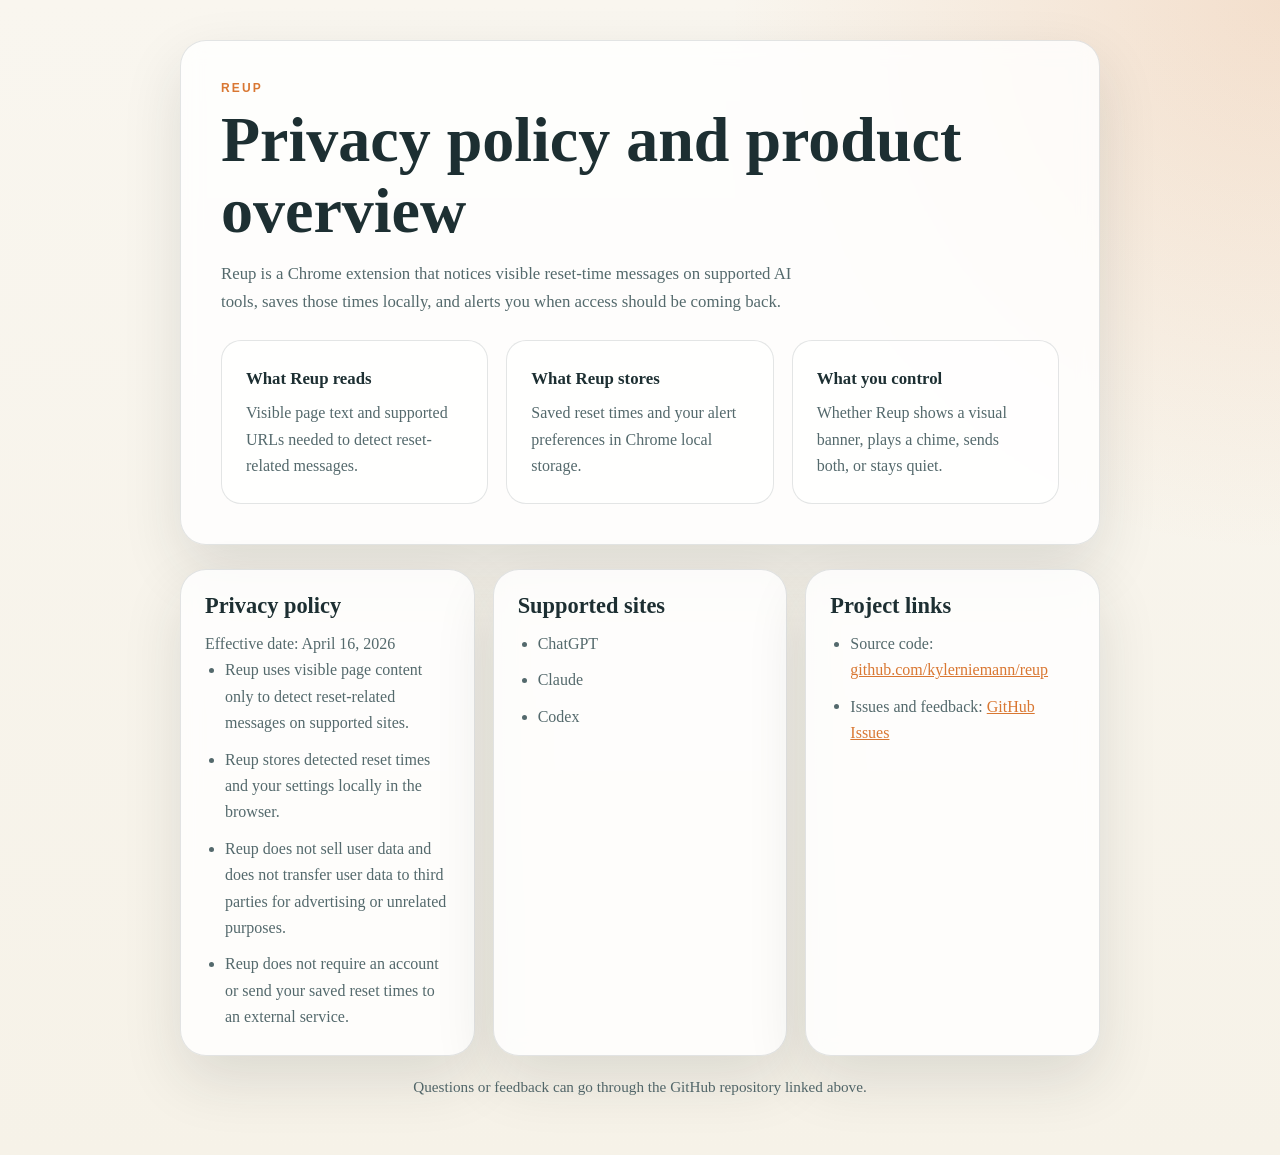
<file: index.html>
<!doctype html>
<html lang="en">
<head>
  <meta charset="utf-8">
  <meta name="viewport" content="width=device-width, initial-scale=1">
  <title>Reup | Privacy Policy</title>
  <meta name="description" content="Reup is a Chrome extension that tracks visible reset times on supported AI tools and alerts you when access should return.">
  <style>
    :root {
      --bg: #f6f2e8;
      --paper: rgba(255, 255, 255, 0.82);
      --ink: #1d2f32;
      --muted: #54696c;
      --accent: #d97732;
      --line: rgba(29, 47, 50, 0.12);
      --shadow: 0 24px 60px rgba(34, 40, 43, 0.12);
    }

    * {
      box-sizing: border-box;
    }

    body {
      margin: 0;
      font: 16px/1.65 Georgia, "Times New Roman", serif;
      color: var(--ink);
      background:
        radial-gradient(circle at top right, rgba(217, 119, 50, 0.18), transparent 32%),
        linear-gradient(180deg, #f9f6ef 0%, var(--bg) 100%);
    }

    main {
      width: min(920px, calc(100% - 32px));
      margin: 40px auto 56px;
    }

    .hero,
    .panel {
      background: var(--paper);
      border: 1px solid var(--line);
      border-radius: 26px;
      box-shadow: var(--shadow);
      backdrop-filter: blur(10px);
    }

    .hero {
      padding: 40px;
      margin-bottom: 18px;
    }

    .eyebrow {
      margin: 0 0 10px;
      font: 700 12px/1.2 "Trebuchet MS", sans-serif;
      letter-spacing: 0.18em;
      text-transform: uppercase;
      color: var(--accent);
    }

    h1,
    h2 {
      margin: 0;
      line-height: 1.1;
    }

    h1 {
      font-size: clamp(2.4rem, 5vw, 4rem);
      margin-bottom: 14px;
    }

    h2 {
      font-size: 1.4rem;
      margin-bottom: 12px;
    }

    p {
      margin: 0;
    }

    .lede {
      max-width: 38rem;
      color: var(--muted);
      font-size: 1.05rem;
    }

    .heroGrid,
    .panelGrid {
      display: grid;
      gap: 18px;
      grid-template-columns: repeat(auto-fit, minmax(220px, 1fr));
      margin-top: 24px;
    }

    .stat,
    .panel {
      padding: 24px;
    }

    .stat {
      border-radius: 20px;
      background: rgba(255, 255, 255, 0.58);
      border: 1px solid var(--line);
    }

    .stat strong {
      display: block;
      margin-bottom: 8px;
      font-size: 1.05rem;
    }

    .stat span,
    .panel p,
    li,
    .footer {
      color: var(--muted);
    }

    ul {
      margin: 0;
      padding-left: 20px;
    }

    li + li {
      margin-top: 10px;
    }

    a {
      color: var(--accent);
    }

    .footer {
      margin-top: 18px;
      text-align: center;
      font-size: 0.95rem;
    }
  </style>
</head>
<body>
  <main>
    <section class="hero">
      <p class="eyebrow">Reup</p>
      <h1>Privacy policy and product overview</h1>
      <p class="lede">Reup is a Chrome extension that notices visible reset-time messages on supported AI tools, saves those times locally, and alerts you when access should be coming back.</p>

      <div class="heroGrid">
        <div class="stat">
          <strong>What Reup reads</strong>
          <span>Visible page text and supported URLs needed to detect reset-related messages.</span>
        </div>
        <div class="stat">
          <strong>What Reup stores</strong>
          <span>Saved reset times and your alert preferences in Chrome local storage.</span>
        </div>
        <div class="stat">
          <strong>What you control</strong>
          <span>Whether Reup shows a visual banner, plays a chime, sends both, or stays quiet.</span>
        </div>
      </div>
    </section>

    <div class="panelGrid">
      <section class="panel">
        <h2>Privacy policy</h2>
        <p>Effective date: April 16, 2026</p>
        <ul>
          <li>Reup uses visible page content only to detect reset-related messages on supported sites.</li>
          <li>Reup stores detected reset times and your settings locally in the browser.</li>
          <li>Reup does not sell user data and does not transfer user data to third parties for advertising or unrelated purposes.</li>
          <li>Reup does not require an account or send your saved reset times to an external service.</li>
        </ul>
      </section>

      <section class="panel">
        <h2>Supported sites</h2>
        <ul>
          <li>ChatGPT</li>
          <li>Claude</li>
          <li>Codex</li>
        </ul>
      </section>

      <section class="panel">
        <h2>Project links</h2>
        <ul>
          <li>Source code: <a href="https://github.com/kylerniemann/reup">github.com/kylerniemann/reup</a></li>
          <li>Issues and feedback: <a href="https://github.com/kylerniemann/reup/issues">GitHub Issues</a></li>
        </ul>
      </section>
    </div>

    <p class="footer">Questions or feedback can go through the GitHub repository linked above.</p>
  </main>
</body>
</html>
</file>
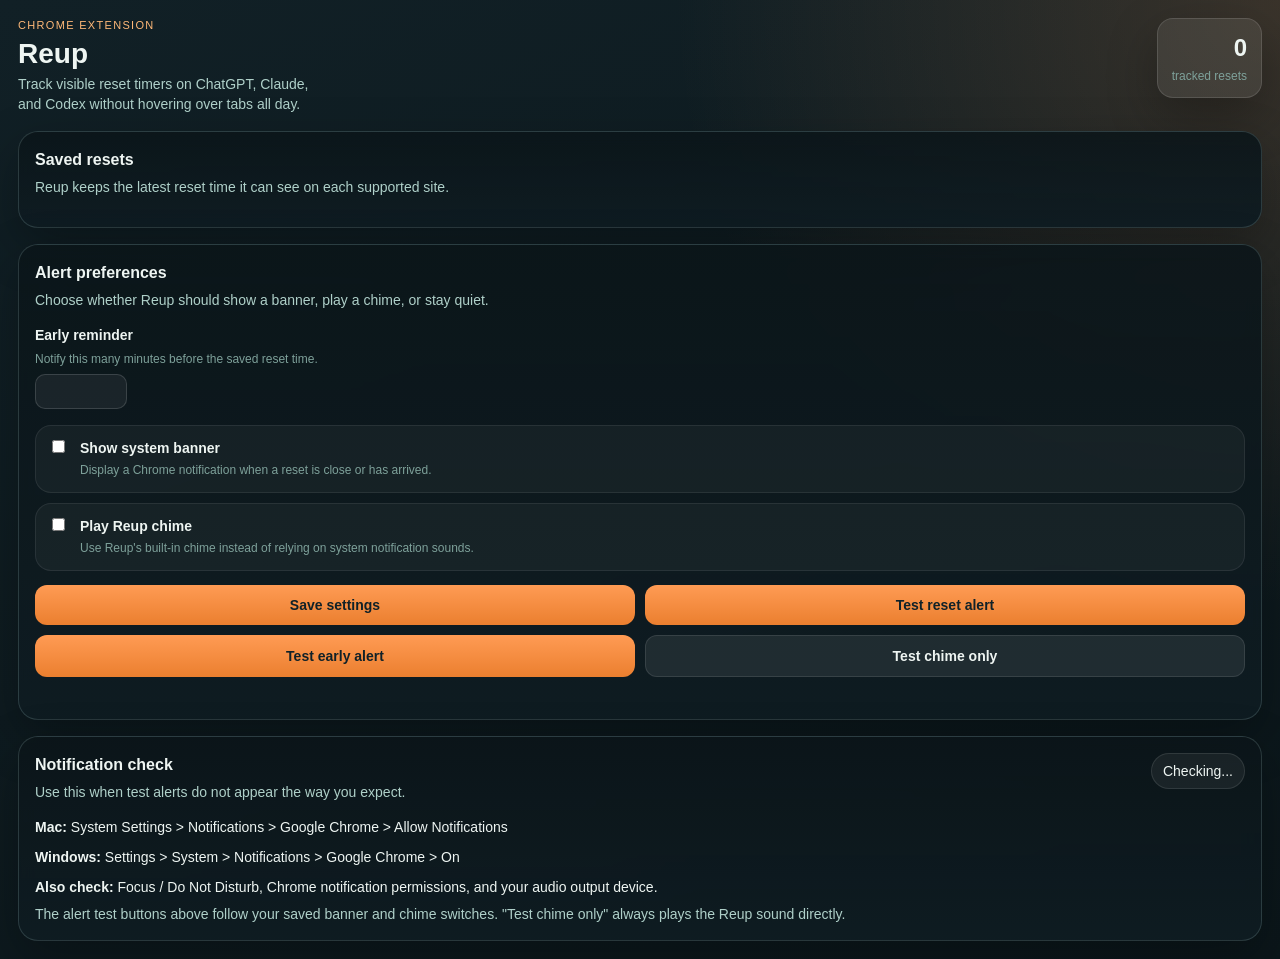
<file: reup-extension-v6/popup.html>
<!doctype html>
<html>
  <head>
    <meta charset="utf-8" />
    <title>Reup</title>
    <link rel="stylesheet" href="styles.css" />
  </head>
  <body>
    <main class="app">
      <header class="hero">
        <div>
          <p class="eyebrow">Chrome extension</p>
          <h1>Reup</h1>
          <p class="sub">Track visible reset timers on ChatGPT, Claude, and Codex without hovering over tabs all day.</p>
        </div>
        <div class="summaryPanel">
          <span id="trackerCount" class="summaryValue">0</span>
          <span class="summaryLabel">tracked resets</span>
        </div>
      </header>

      <section class="card">
        <div class="sectionHead">
          <div>
            <h2>Saved resets</h2>
            <p class="sectionIntro">Reup keeps the latest reset time it can see on each supported site.</p>
          </div>
        </div>
        <div id="watchers" class="watcherList"></div>
      </section>

      <section class="card">
        <div class="sectionHead">
          <div>
            <h2>Alert preferences</h2>
            <p class="sectionIntro">Choose whether Reup should show a banner, play a chime, or stay quiet.</p>
          </div>
        </div>

        <label class="field">
          <span class="fieldLabel">Early reminder</span>
          <span class="fieldHelp">Notify this many minutes before the saved reset time.</span>
          <input id="notifyEarlyMinutes" type="number" min="0" max="120" step="1" />
        </label>

        <div class="toggleGrid">
          <label class="toggleCard">
            <input id="visualNotificationsEnabled" type="checkbox" />
            <span class="toggleBody">
              <span class="toggleTitle">Show system banner</span>
              <span class="toggleHelp">Display a Chrome notification when a reset is close or has arrived.</span>
            </span>
          </label>

          <label class="toggleCard">
            <input id="soundEnabled" type="checkbox" />
            <span class="toggleBody">
              <span class="toggleTitle">Play Reup chime</span>
              <span class="toggleHelp">Use Reup's built-in chime instead of relying on system notification sounds.</span>
            </span>
          </label>
        </div>

        <p id="quietModeNote" class="note" hidden>Both banner and sound are off. Reup will still save reset times, but alerts will stay quiet until you turn one back on.</p>

        <div class="buttonGrid">
          <button id="saveBtn" type="button">Save settings</button>
          <button id="testResetBtn" type="button">Test reset alert</button>
          <button id="testSoonBtn" type="button">Test early alert</button>
          <button id="testSoundBtn" type="button" class="secondary">Test chime only</button>
        </div>
        <p id="status" class="status" role="status"></p>
      </section>

      <section class="card">
        <div class="sectionHead">
          <div>
            <h2>Notification check</h2>
            <p class="sectionIntro">Use this when test alerts do not appear the way you expect.</p>
          </div>
          <div id="permissionPill" class="pill">Checking...</div>
        </div>
        <p class="small" id="permissionExplain"></p>
        <div class="helpList">
          <div><strong>Mac:</strong> System Settings > Notifications > Google Chrome > Allow Notifications</div>
          <div><strong>Windows:</strong> Settings > System > Notifications > Google Chrome > On</div>
          <div><strong>Also check:</strong> Focus / Do Not Disturb, Chrome notification permissions, and your audio output device.</div>
        </div>
        <p class="small footerNote">The alert test buttons above follow your saved banner and chime switches. "Test chime only" always plays the Reup sound directly.</p>
      </section>
    </main>

    <script src="popup.js"></script>
  </body>
</html>
</file>
<file: reup-extension-v6/styles.css>
:root {
  --bg: #112026;
  --bg-accent: #19343d;
  --panel: rgba(11, 21, 25, 0.88);
  --panel-strong: rgba(15, 28, 34, 0.95);
  --border: rgba(160, 196, 194, 0.2);
  --text: #eef5f2;
  --muted: #afd0c9;
  --soft: #7ea19a;
  --accent: #ff9b54;
  --accent-strong: #ffb978;
  --success: #9fe3ac;
  --warning: #ffe08c;
  --danger: #ffb0a8;
  --shadow: 0 18px 50px rgba(0, 0, 0, 0.28);
}

* {
  box-sizing: border-box;
}

body {
  margin: 0;
  min-width: 420px;
  font: 14px/1.45 "Trebuchet MS", "Aptos", sans-serif;
  background:
    radial-gradient(circle at top right, rgba(255, 155, 84, 0.18), transparent 38%),
    linear-gradient(160deg, var(--bg) 0%, #0b161a 100%);
  color: var(--text);
}

.app {
  padding: 18px;
}

.hero {
  display: grid;
  grid-template-columns: 1fr auto;
  gap: 16px;
  align-items: start;
}

.eyebrow {
  margin: 0 0 6px;
  color: var(--accent-strong);
  font-size: 11px;
  letter-spacing: 0.12em;
  text-transform: uppercase;
}

h1 {
  margin: 0 0 6px;
  font-size: 28px;
  line-height: 1;
}

h2 {
  margin: 0;
  font-size: 16px;
}

.sub,
.sectionIntro,
.small,
.footerNote,
.emptyState,
.status {
  color: var(--muted);
}

.sub {
  margin: 0;
  max-width: 300px;
}

.summaryPanel {
  display: grid;
  gap: 2px;
  justify-items: end;
  min-width: 92px;
  padding: 12px 14px;
  border-radius: 16px;
  background: rgba(255, 255, 255, 0.08);
  border: 1px solid rgba(255, 255, 255, 0.12);
  box-shadow: var(--shadow);
}

.summaryValue {
  font-size: 24px;
  font-weight: 700;
}

.summaryLabel {
  color: var(--soft);
  font-size: 12px;
}

.card {
  margin-top: 16px;
  padding: 16px;
  border: 1px solid var(--border);
  border-radius: 20px;
  background: linear-gradient(180deg, var(--panel) 0%, var(--panel-strong) 100%);
  box-shadow: var(--shadow);
  backdrop-filter: blur(8px);
}

.sectionHead {
  display: flex;
  justify-content: space-between;
  gap: 12px;
  align-items: start;
  margin-bottom: 14px;
}

.sectionIntro,
.small,
.footerNote,
.emptyState,
.status {
  margin: 6px 0 0;
}

.watcherList {
  display: grid;
  gap: 10px;
}

.watcher {
  padding: 12px;
  border-radius: 16px;
  background: rgba(255, 255, 255, 0.045);
  border: 1px solid rgba(255, 255, 255, 0.08);
}

.watcherHeader {
  display: flex;
  justify-content: space-between;
  gap: 12px;
  align-items: start;
}

.watcherTitleRow {
  display: flex;
  gap: 8px;
  align-items: center;
  flex-wrap: wrap;
}

.siteBadge {
  padding: 2px 8px;
  border-radius: 999px;
  background: rgba(255, 185, 120, 0.14);
  color: var(--accent-strong);
  font-size: 11px;
  text-transform: uppercase;
  letter-spacing: 0.08em;
}

.watcherTime {
  margin-top: 8px;
  font-size: 18px;
  font-weight: 700;
}

.watcherMeta {
  display: flex;
  justify-content: space-between;
  gap: 12px;
  flex-wrap: wrap;
  margin-top: 10px;
  color: var(--soft);
  font-size: 12px;
}

.field {
  display: grid;
  gap: 6px;
  margin-bottom: 16px;
}

.fieldLabel {
  font-weight: 700;
}

.fieldHelp {
  color: var(--soft);
  font-size: 12px;
}

input[type="number"] {
  width: 92px;
  padding: 9px 10px;
  border-radius: 10px;
  border: 1px solid rgba(255, 255, 255, 0.14);
  background: rgba(255, 255, 255, 0.06);
  color: var(--text);
}

.toggleGrid {
  display: grid;
  gap: 10px;
}

.toggleCard {
  display: flex;
  gap: 12px;
  align-items: start;
  padding: 12px;
  border-radius: 16px;
  border: 1px solid rgba(255, 255, 255, 0.08);
  background: rgba(255, 255, 255, 0.04);
  cursor: pointer;
}

.toggleCard input {
  margin-top: 2px;
}

.toggleBody {
  display: grid;
  gap: 4px;
}

.toggleTitle {
  font-weight: 700;
}

.toggleHelp {
  color: var(--soft);
  font-size: 12px;
}

.note {
  margin: 12px 0 0;
  padding: 10px 12px;
  border-radius: 12px;
  background: rgba(255, 185, 120, 0.12);
  color: #ffd7b8;
  border: 1px solid rgba(255, 185, 120, 0.22);
}

.buttonGrid {
  display: grid;
  grid-template-columns: repeat(2, minmax(0, 1fr));
  gap: 10px;
  margin-top: 14px;
}

button {
  padding: 10px 12px;
  border: 0;
  border-radius: 12px;
  background: linear-gradient(180deg, var(--accent) 0%, #eb7f2f 100%);
  color: #102128;
  font: inherit;
  font-weight: 700;
  cursor: pointer;
  transition: transform 120ms ease, opacity 120ms ease;
}

button.secondary {
  background: rgba(255, 255, 255, 0.08);
  color: var(--text);
  border: 1px solid rgba(255, 255, 255, 0.1);
}

button:hover {
  opacity: 0.96;
  transform: translateY(-1px);
}

.status {
  min-height: 20px;
}

.pill {
  padding: 7px 11px;
  border-radius: 999px;
  border: 1px solid rgba(255, 255, 255, 0.1);
  background: rgba(255, 255, 255, 0.06);
  white-space: nowrap;
}

.pill.success {
  background: rgba(93, 175, 111, 0.18);
  border-color: rgba(93, 175, 111, 0.4);
  color: var(--success);
}

.pill.warning {
  background: rgba(227, 182, 61, 0.16);
  border-color: rgba(227, 182, 61, 0.38);
  color: var(--warning);
}

.pill.danger {
  background: rgba(191, 76, 63, 0.18);
  border-color: rgba(191, 76, 63, 0.42);
  color: var(--danger);
}

.helpList {
  display: grid;
  gap: 10px;
  margin-top: 12px;
  color: var(--text);
}

strong {
  font-weight: 700;
}
</file>
